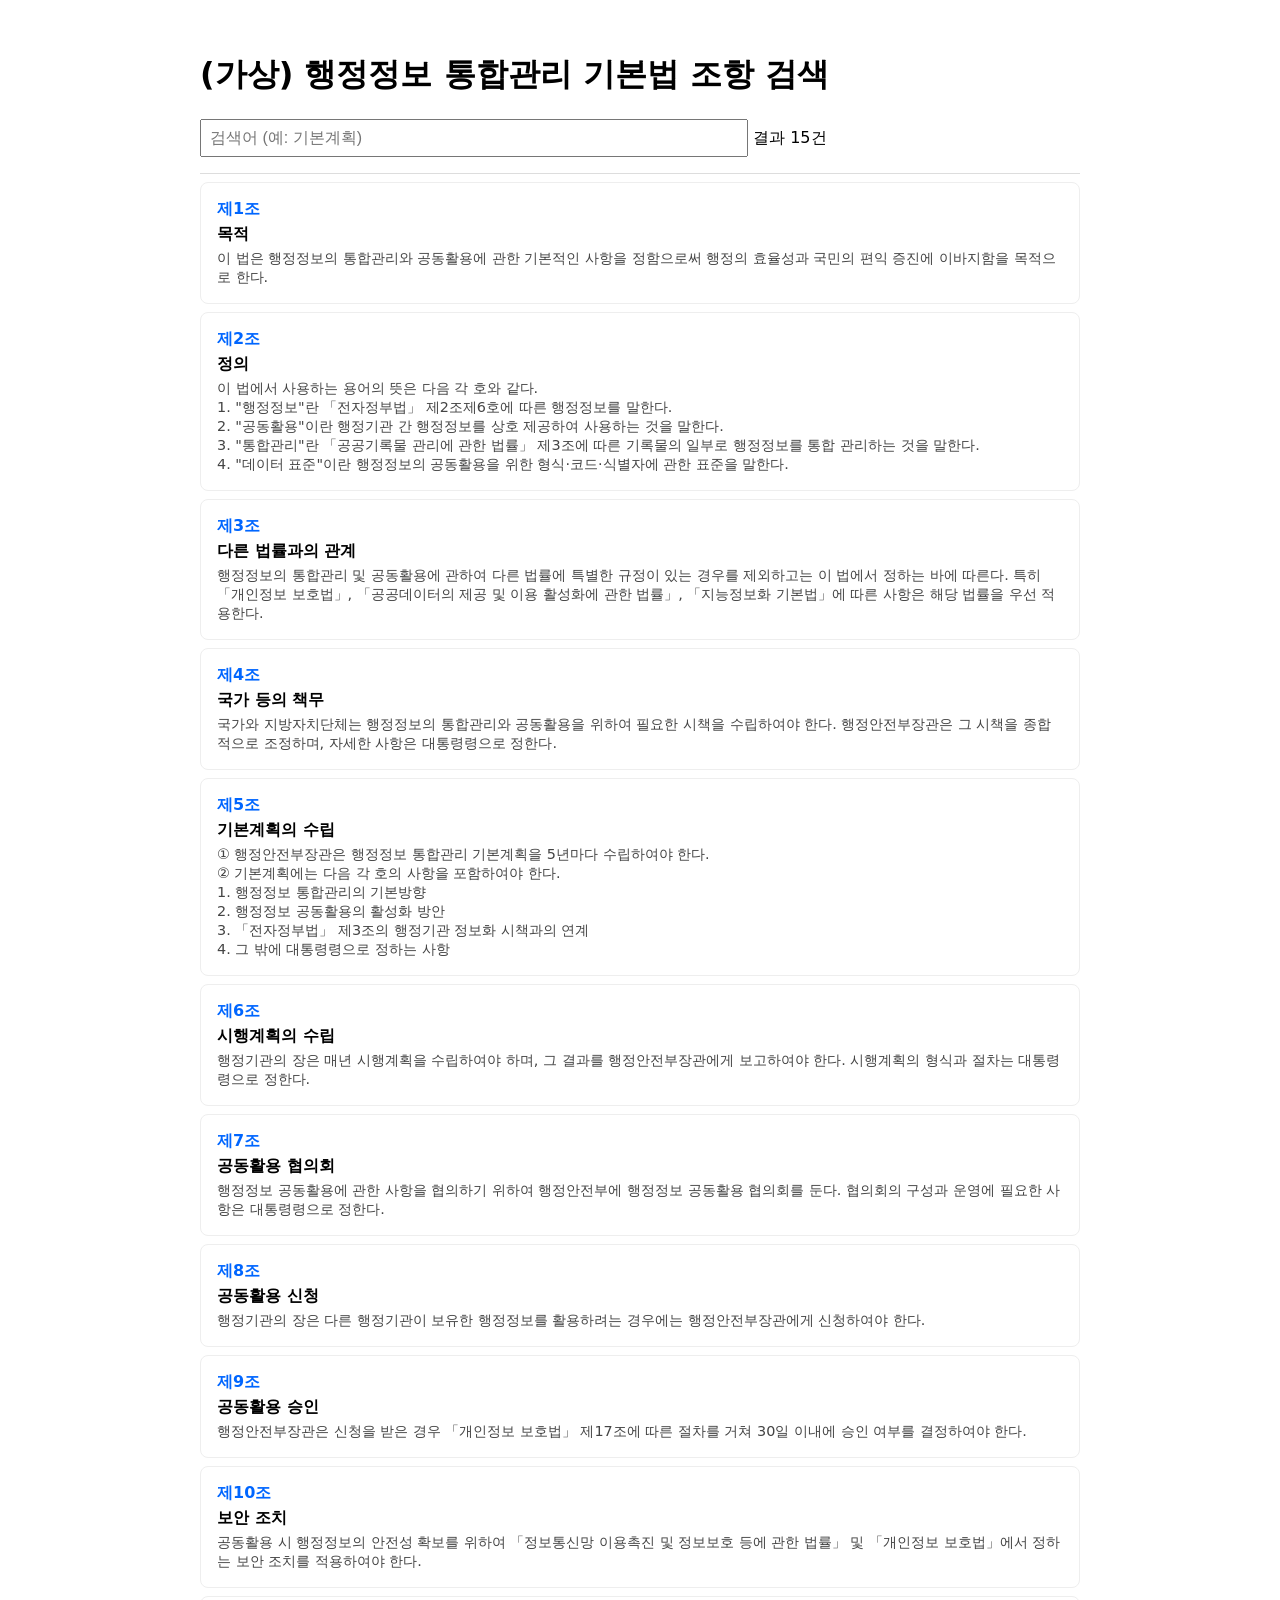
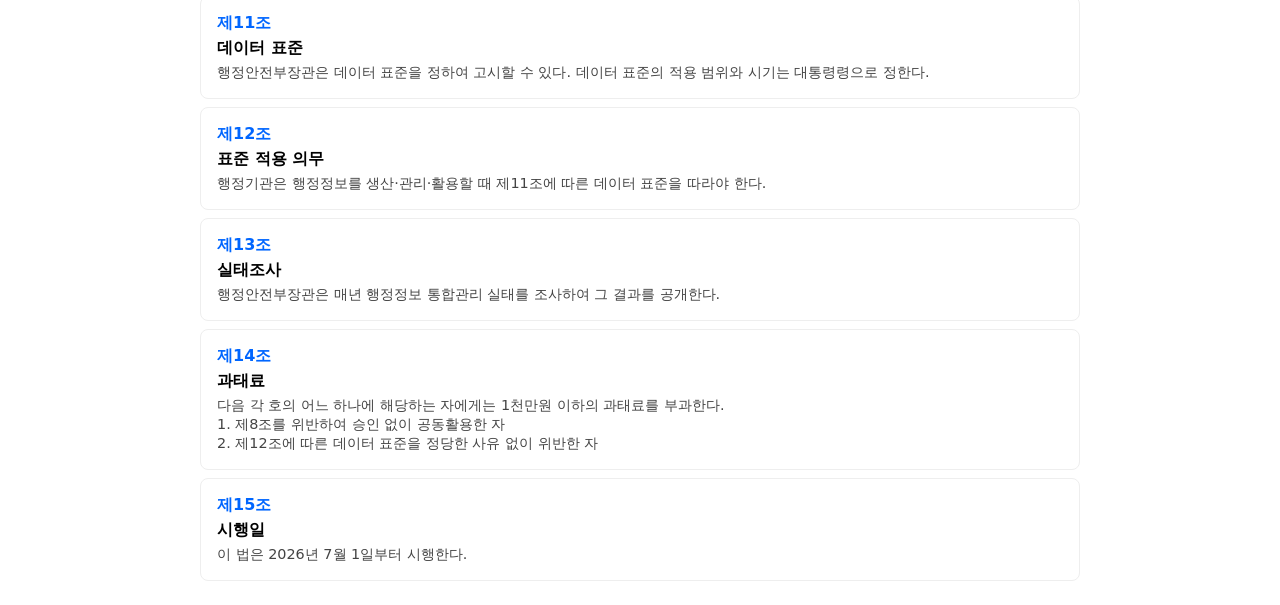
<file: index.html>
<!doctype html>
<html lang="ko">
<head>
<meta charset="utf-8">
<title>(가상) 행정정보 통합관리 기본법 조항 검색기</title>
<link rel="stylesheet" href="style.css">
</head>
<body>
  <header>
    <h1>(가상) 행정정보 통합관리 기본법 조항 검색</h1>
    <input id="q" type="text" placeholder="검색어 (예: 기본계획)">
    <span id="count"></span>
  </header>
  <main id="list"></main>
  <script src="app.js"></script>
</body>
</html>
</file>
<file: style.css>
body{font-family:system-ui;margin:0;padding:1rem;max-width:880px;margin:auto}
header{position:sticky;top:0;background:#fff;padding:1rem 0;border-bottom:1px solid #ddd}
input{padding:.5rem;font-size:1rem;width:60%}
.card{border:1px solid #eee;padding:1rem;margin:.5rem 0;border-radius:8px}
.label{color:#06f;font-weight:600}
.title{font-weight:600;margin:.25rem 0}
.body{white-space:pre-wrap;color:#444;font-size:.9rem}
</file>
